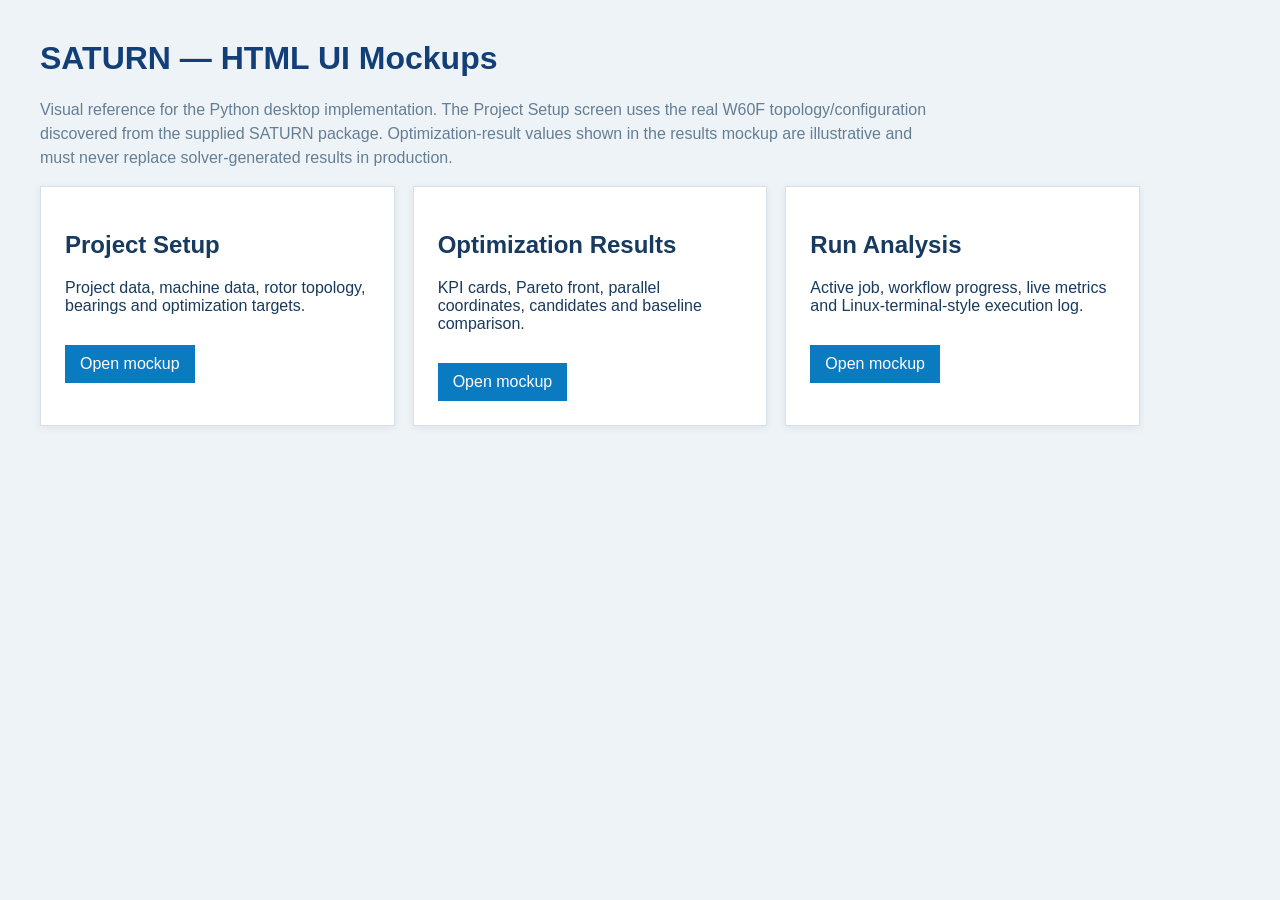
<file: mockups/index.html>
<!doctype html><html><head><meta charset="utf-8"><title>SATURN UI Mockups</title><style>body{font-family:Segoe UI,Arial;background:#eef3f7;color:#173a5e;margin:40px}h1{color:#123f78}.cards{display:grid;grid-template-columns:repeat(3,1fr);gap:18px;max-width:1100px}.c{background:white;border:1px solid #d4e0ea;padding:24px;box-shadow:0 2px 8px #17364d14}.c a{display:inline-block;margin-top:14px;background:#0a7bc1;color:white;text-decoration:none;padding:10px 15px}.note{max-width:900px;color:#647e95;line-height:1.5}</style></head><body><h1>SATURN — HTML UI Mockups</h1><p class="note">Visual reference for the Python desktop implementation. The Project Setup screen uses the real W60F topology/configuration discovered from the supplied SATURN package. Optimization-result values shown in the results mockup are illustrative and must never replace solver-generated results in production.</p><div class="cards"><div class="c"><h2>Project Setup</h2><p>Project data, machine data, rotor topology, bearings and optimization targets.</p><a href="project_setup.html">Open mockup</a></div><div class="c"><h2>Optimization Results</h2><p>KPI cards, Pareto front, parallel coordinates, candidates and baseline comparison.</p><a href="optimization_results.html">Open mockup</a></div><div class="c"><h2>Run Analysis</h2><p>Active job, workflow progress, live metrics and Linux-terminal-style execution log.</p><a href="run_analysis.html">Open mockup</a></div></div></body></html>
</file>
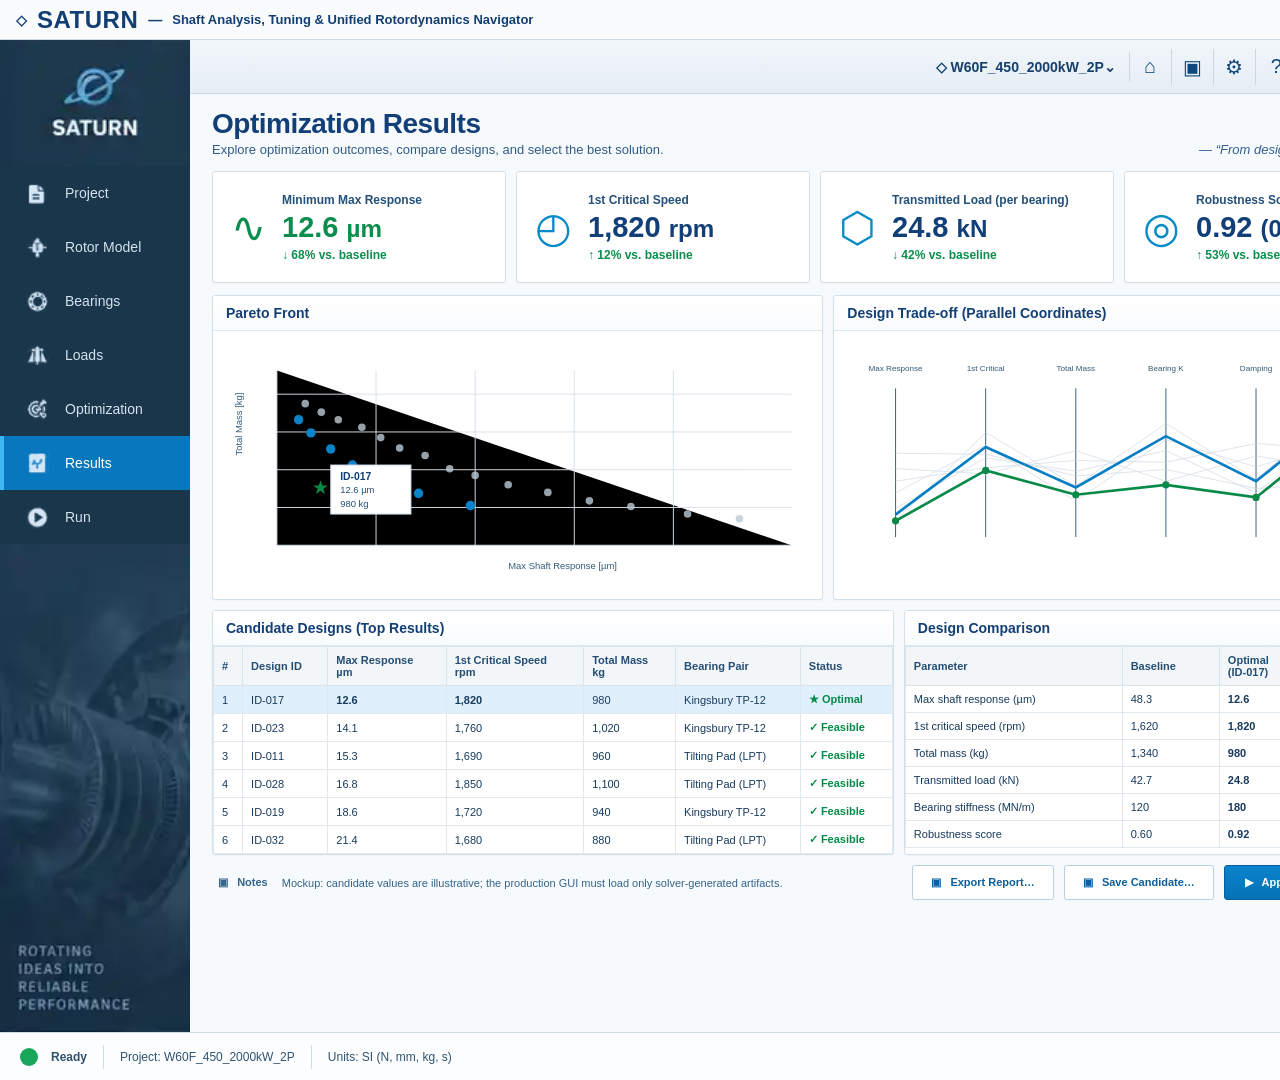
<file: mockups/optimization_results.html>
<!doctype html><html><head><meta charset="utf-8"><title>SATURN — Optimization Results</title><link rel="stylesheet" href="saturn.css"></head><body>
<div class="app"><div class="titlebar"><span>◇</span><span class="brand">SATURN</span><span>—</span><span class="sub">Shaft Analysis, Tuning &amp; Unified Rotordynamics Navigator</span><div class="win"><span>—</span><span>□</span><span>×</span></div></div>
<aside class="sidebar"><div class="side-logo"><div class="planet"></div><strong>SATURN</strong></div><nav class="nav"><a data-nav><span class="ico">▣</span>Project</a><a data-nav><span class="ico">⚙</span>Rotor Model</a><a data-nav><span class="ico">◎</span>Bearings</a><a data-nav><span class="ico">♜</span>Loads</a><a data-nav><span class="ico">◉</span>Optimization</a><a class="active" data-nav><span class="ico">▥</span>Results</a><a data-nav><span class="ico">▶</span>Run</a></nav><div class="side-art"><div class="motto">ROTATING
IDEAS INTO
RELIABLE
PERFORMANCE</div></div></aside>
<div class="topbar"><div class="spacer"></div><div class="project-chip">◇ W60F_450_2000kW_2P⌄</div><div class="tool-icon">⌂</div><div class="tool-icon">▣</div><div class="tool-icon">⚙</div><div class="tool-icon">?</div><div class="user"><div class="avatar">LA</div><div>Leonardo<small>Engineering</small></div></div></div>
<main class="main"><div class="page-head"><div><h1>Optimization Results</h1><p>Explore optimization outcomes, compare designs, and select the best solution.</p></div><div class="tagline">— “From design to reliable operation.”</div></div>
<section class="grid kpis"><div class="card kpi green"><div class="bigico">∿</div><div><div class="label">Minimum Max Response</div><div class="value">12.6 <small>µm</small></div><div class="delta">↓ 68% vs. baseline</div></div></div><div class="card kpi"><div class="bigico">◴</div><div><div class="label">1st Critical Speed</div><div class="value">1,820 <small>rpm</small></div><div class="delta">↑ 12% vs. baseline</div></div></div><div class="card kpi"><div class="bigico">⬡</div><div><div class="label">Transmitted Load (per bearing)</div><div class="value">24.8 <small>kN</small></div><div class="delta">↓ 42% vs. baseline</div></div></div><div class="card kpi"><div class="bigico">◎</div><div><div class="label">Robustness Score</div><div class="value">0.92 <small>(0–1)</small></div><div class="delta">↑ 53% vs. baseline</div></div></div></section>
<section class="grid results-grid"><div class="card"><div class="card-title">Pareto Front</div><div class="chart"><svg viewBox="0 0 620 240"><g stroke="#d8e2ea" stroke-width="1"><path d="M55 20V205H600M55 165H600M55 125H600M55 85H600M55 45H600M160 20V205M265 20V205M370 20V205M475 20V205"/></g><g fill="#bdcad5" opacity=".8"><circle cx="85" cy="55" r="4"/><circle cx="102" cy="64" r="4"/><circle cx="120" cy="72" r="4"/><circle cx="145" cy="80" r="4"/><circle cx="165" cy="91" r="4"/><circle cx="185" cy="102" r="4"/><circle cx="212" cy="110" r="4"/><circle cx="238" cy="124" r="4"/><circle cx="265" cy="131" r="4"/><circle cx="300" cy="141" r="4"/><circle cx="342" cy="149" r="4"/><circle cx="386" cy="158" r="4"/><circle cx="430" cy="164" r="4"/><circle cx="490" cy="172" r="4"/><circle cx="545" cy="177" r="4"/></g><g fill="#0b83c9"><circle cx="78" cy="72" r="5"/><circle cx="91" cy="86" r="5"/><circle cx="112" cy="103" r="5"/><circle cx="135" cy="120" r="5"/><circle cx="160" cy="138" r="5"/><circle cx="205" cy="150" r="5"/><circle cx="260" cy="163" r="5"/></g><text x="92" y="151" font-size="20" fill="#078a48">★</text><rect x="112" y="120" width="85" height="52" fill="white" stroke="#c7d6e0"/><text x="122" y="136" font-size="11" fill="#143f74" font-weight="700">ID-017</text><text x="122" y="150" font-size="10" fill="#244e72">12.6 µm</text><text x="122" y="164" font-size="10" fill="#244e72">980 kg</text><text x="18" y="110" transform="rotate(-90 18,110)" font-size="10" fill="#315b7a">Total Mass [kg]</text><text x="300" y="230" font-size="10" fill="#315b7a">Max Shaft Response [µm]</text></svg></div></div>
<div class="card"><div class="card-title">Design Trade-off (Parallel Coordinates)</div><div class="chart"><svg viewBox="0 0 620 240"><g stroke="#274f73" stroke-width="1"><path d="M55 35V200M155 35V200M255 35V200M355 35V200M455 35V200M555 35V200"/></g><g fill="#315b78" font-size="9" text-anchor="middle"><text x="55" y="16">Max Response</text><text x="155" y="16">1st Critical</text><text x="255" y="16">Total Mass</text><text x="355" y="16">Bearing K</text><text x="455" y="16">Damping</text><text x="555" y="16">Robustness</text></g><g stroke="#c7d3dd" opacity=".65" fill="none"> <path d="M55 182L155 84L255 143L355 74L455 136L555 52"/><path d="M55 168L155 112L255 127L355 104L455 151L555 74"/><path d="M55 151L155 98L255 160L355 92L455 122L555 92"/><path d="M55 138L155 123L255 115L355 117L455 96L555 104"/><path d="M55 124L155 130L255 104L355 138L455 110L555 126"/><path d="M55 107L155 108L255 132L355 125L455 146L555 140"/></g><path d="M55 175L155 100L255 145L355 88L455 138L555 58" stroke="#067ec5" stroke-width="3" fill="none"/><path d="M55 182L155 126L255 153L355 142L455 156L555 76" stroke="#078a48" stroke-width="3" fill="none"/><g fill="#078a48"><circle cx="55" cy="182" r="4"/><circle cx="155" cy="126" r="4"/><circle cx="255" cy="153" r="4"/><circle cx="355" cy="142" r="4"/><circle cx="455" cy="156" r="4"/><circle cx="555" cy="76" r="4"/></g></svg></div></div></section>
<section class="grid lower-grid"><div class="card"><div class="card-title">Candidate Designs (Top Results)</div><div style="padding:0"><table class="table"><thead><tr><th>#</th><th>Design ID</th><th>Max Response<br>µm</th><th>1st Critical Speed<br>rpm</th><th>Total Mass<br>kg</th><th>Bearing Pair</th><th>Status</th></tr></thead><tbody><tr class="active-row" data-selectable><td>1</td><td>ID-017</td><td><b>12.6</b></td><td><b>1,820</b></td><td>980</td><td>Kingsbury TP-12</td><td class="ok">★ Optimal</td></tr><tr data-selectable><td>2</td><td>ID-023</td><td>14.1</td><td>1,760</td><td>1,020</td><td>Kingsbury TP-12</td><td class="ok">✓ Feasible</td></tr><tr data-selectable><td>3</td><td>ID-011</td><td>15.3</td><td>1,690</td><td>960</td><td>Tilting Pad (LPT)</td><td class="ok">✓ Feasible</td></tr><tr data-selectable><td>4</td><td>ID-028</td><td>16.8</td><td>1,850</td><td>1,100</td><td>Tilting Pad (LPT)</td><td class="ok">✓ Feasible</td></tr><tr data-selectable><td>5</td><td>ID-019</td><td>18.6</td><td>1,720</td><td>940</td><td>Kingsbury TP-12</td><td class="ok">✓ Feasible</td></tr><tr data-selectable><td>6</td><td>ID-032</td><td>21.4</td><td>1,680</td><td>880</td><td>Tilting Pad (LPT)</td><td class="ok">✓ Feasible</td></tr></tbody></table></div></div>
<div class="card"><div class="card-title">Design Comparison</div><div style="padding:0"><table class="table"><thead><tr><th>Parameter</th><th>Baseline</th><th>Optimal<br>(ID-017)</th><th>Δ Change</th></tr></thead><tbody><tr><td>Max shaft response (µm)</td><td>48.3</td><td><b>12.6</b></td><td class="down">↓ 74%</td></tr><tr><td>1st critical speed (rpm)</td><td>1,620</td><td><b>1,820</b></td><td class="up">↑ 12%</td></tr><tr><td>Total mass (kg)</td><td>1,340</td><td><b>980</b></td><td class="down">↓ 27%</td></tr><tr><td>Transmitted load (kN)</td><td>42.7</td><td><b>24.8</b></td><td class="down">↓ 42%</td></tr><tr><td>Bearing stiffness (MN/m)</td><td>120</td><td><b>180</b></td><td class="up">↑ 50%</td></tr><tr><td>Robustness score</td><td>0.60</td><td><b>0.92</b></td><td class="up">↑ 53%</td></tr></tbody></table></div></div></section>
<div class="notesbar"><b>▣ &nbsp; Notes</b><span>Mockup: candidate values are illustrative; the production GUI must load only solver-generated artifacts.</span><div class="actions"><button class="secondary">▣ &nbsp; Export Report…</button><button class="secondary">▣ &nbsp; Save Candidate…</button><button class="primary">▶ &nbsp; Apply Optimal Design &nbsp;⌄</button></div></div></main>
<footer class="footer"><div class="dot"></div><b>Ready</b><div class="sep"></div>Project: W60F_450_2000kW_2P<div class="sep"></div>Units: SI (N, mm, kg, s)</footer></div><script src="shared.js"></script></body></html>
</file>
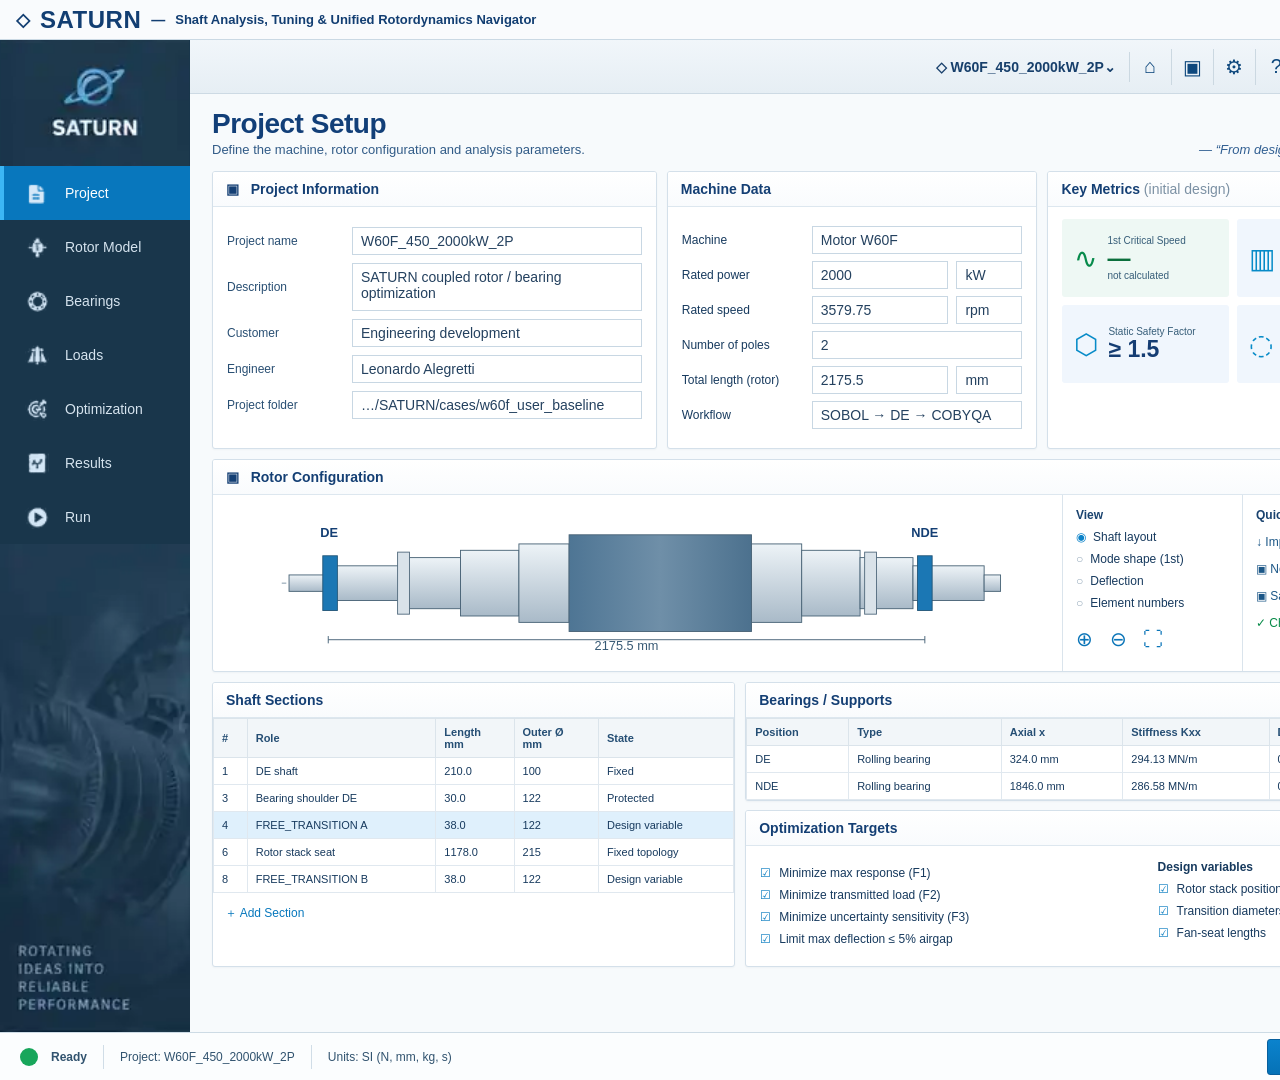
<file: mockups/project_setup.html>
<!doctype html><html><head><meta charset="utf-8"><title>SATURN — Project Setup</title><link rel="stylesheet" href="saturn.css"></head><body>
<div class="app">
  <div class="titlebar"><span style="font-size:18px">◇</span><span class="brand">SATURN</span><span>—</span><span class="sub">Shaft Analysis, Tuning &amp; Unified Rotordynamics Navigator</span><div class="win"><span>—</span><span>□</span><span>×</span></div></div>
  <aside class="sidebar"><div class="side-logo"><div class="planet"></div><strong>SATURN</strong></div><nav class="nav"><a class="active" data-nav><span class="ico">▣</span>Project</a><a data-nav><span class="ico">⚙</span>Rotor Model</a><a data-nav><span class="ico">◎</span>Bearings</a><a data-nav><span class="ico">♜</span>Loads</a><a data-nav><span class="ico">◉</span>Optimization</a><a data-nav><span class="ico">▥</span>Results</a><a data-nav><span class="ico">▶</span>Run</a></nav><div class="side-art"><div class="motto">ROTATING
IDEAS INTO
RELIABLE
PERFORMANCE</div></div></aside>
  <div class="topbar"><div class="spacer"></div><div class="project-chip">◇ W60F_450_2000kW_2P⌄</div><div class="tool-icon">⌂</div><div class="tool-icon">▣</div><div class="tool-icon">⚙</div><div class="tool-icon">?</div><div class="user"><div class="avatar">LA</div><div>Leonardo<small>Engineering</small></div></div></div>
  <main class="main"><div class="page-head"><div><h1>Project Setup</h1><p>Define the machine, rotor configuration and analysis parameters.</p></div><div class="tagline">— “From design to reliable operation.”</div></div>
    <section class="grid top-project">
      <div class="card"><div class="card-title">▣ &nbsp; Project Information</div><div class="card-body">
        <div class="field"><label>Project name</label><div class="input">W60F_450_2000kW_2P</div></div><div class="field"><label>Description</label><div class="input multiline">SATURN coupled rotor / bearing optimization</div></div><div class="field"><label>Customer</label><div class="input">Engineering development</div></div><div class="field"><label>Engineer</label><div class="input">Leonardo Alegretti</div></div><div class="field"><label>Project folder</label><div class="input">…/SATURN/cases/w60f_user_baseline</div></div>
      </div></div>
      <div class="card"><div class="card-title">Machine Data</div><div class="card-body">
        <div class="kv"><b>Machine</b><div class="input">Motor W60F</div></div><div class="kv"><b>Rated power</b><div class="unit-row"><div class="input">2000</div><div class="input">kW</div></div></div><div class="kv"><b>Rated speed</b><div class="unit-row"><div class="input">3579.75</div><div class="input">rpm</div></div></div><div class="kv"><b>Number of poles</b><div class="input">2</div></div><div class="kv"><b>Total length (rotor)</b><div class="unit-row"><div class="input">2175.5</div><div class="input">mm</div></div></div><div class="kv"><b>Workflow</b><div class="input">SOBOL → DE → COBYQA</div></div>
      </div></div>
      <div class="card"><div class="card-title">Key Metrics <span style="font-weight:400;color:#7c91a4">(initial design)</span></div><div class="card-body metric-grid">
        <div class="metric"><div class="mi">∿</div><div><small>1st Critical Speed</small><strong>—</strong><small>not calculated</small></div></div><div class="metric blue"><div class="mi">▥</div><div><small>Max. Shaft Deflection</small><strong>—</strong><small>not calculated</small></div></div><div class="metric blue"><div class="mi">⬡</div><div><small>Static Safety Factor</small><strong>≥ 1.5</strong></div></div><div class="metric blue"><div class="mi">◌</div><div><small>Airgap Deflection Limit</small><strong>5%</strong></div></div>
      </div></div>
    </section>
    <section class="card rotor-card"><div class="card-title">▣ &nbsp; Rotor Configuration</div><div class="rotor-wrap"><div class="rotor-svg">
      <svg viewBox="0 0 900 155" aria-label="rotor"><defs><linearGradient id="g" x1="0" x2="0" y1="0" y2="1"><stop stop-color="#edf3f7"/><stop offset="1" stop-color="#a9bac8"/></linearGradient><linearGradient id="core" x1="0" x2="1"><stop stop-color="#4e7594"/><stop offset=".5" stop-color="#6f8fa8"/><stop offset="1" stop-color="#4c718e"/></linearGradient></defs><line x1="60" y1="78" x2="840" y2="78" stroke="#7890a3" stroke-dasharray="5 4"/>
      <g fill="url(#g)" stroke="#486376"><rect x="68" y="69" width="52" height="18"/><rect x="120" y="59" width="78" height="38"/><rect x="198" y="50" width="58" height="56"/><rect x="256" y="42" width="64" height="72"/><rect x="320" y="35" width="55" height="86"/><rect x="375" y="25" width="200" height="106" fill="url(#core)"/><rect x="575" y="35" width="55" height="86"/><rect x="630" y="42" width="64" height="72"/><rect x="694" y="50" width="58" height="56"/><rect x="752" y="59" width="78" height="38"/><rect x="830" y="69" width="18" height="18"/></g>
      <g fill="#1b77b4" stroke="#245778"><rect x="105" y="48" width="16" height="60"/><rect x="757" y="48" width="16" height="60"/></g><g fill="#d9e2e9" stroke="#536b7e"><rect x="187" y="44" width="13" height="68"/><rect x="699" y="44" width="13" height="68"/></g><text x="112" y="27" text-anchor="middle" fill="#143f74" font-weight="700">DE</text><text x="765" y="27" text-anchor="middle" fill="#143f74" font-weight="700">NDE</text><line x1="111" y1="140" x2="765" y2="140" stroke="#405d73"/><path d="M111 136v8M765 136v8" stroke="#405d73"/><text x="438" y="151" text-anchor="middle" fill="#385a75">2175.5 mm</text></svg>
      </div><div class="view-box"><b>View</b><div class="radio">Shaft layout</div><div class="radio off">Mode shape (1st)</div><div class="radio off">Deflection</div><div class="radio off">Element numbers</div><div style="margin-top:17px;color:#0b75b8;font-size:20px">⊕ &nbsp; ⊖ &nbsp; ⛶</div></div><div class="quick"><b>Quick Actions</b><a href="#">↓ Import project…</a><a href="#">▣ New from template…</a><a href="#">▣ Save as template…</a><a href="#" style="color:#078a48">✓ Check Model</a></div></div></section>
    <section class="grid bottom-project"><div class="card"><div class="card-title">Shaft Sections</div><div class="card-body" style="padding:0"><table class="table"><thead><tr><th>#</th><th>Role</th><th>Length<br>mm</th><th>Outer Ø<br>mm</th><th>State</th></tr></thead><tbody><tr data-selectable><td>1</td><td>DE shaft</td><td>210.0</td><td>100</td><td>Fixed</td></tr><tr data-selectable><td>3</td><td>Bearing shoulder DE</td><td>30.0</td><td>122</td><td>Protected</td></tr><tr class="active-row" data-selectable><td>4</td><td>FREE_TRANSITION A</td><td>38.0</td><td>122</td><td>Design variable</td></tr><tr data-selectable><td>6</td><td>Rotor stack seat</td><td>1178.0</td><td>215</td><td>Fixed topology</td></tr><tr data-selectable><td>8</td><td>FREE_TRANSITION B</td><td>38.0</td><td>122</td><td>Design variable</td></tr></tbody></table><div style="padding:12px;color:#0878bd;font-size:12px">＋ Add Section</div></div></div>
      <div class="subgrid"><div class="card"><div class="card-title">Bearings / Supports</div><div class="card-body" style="padding:0"><table class="table"><thead><tr><th>Position</th><th>Type</th><th>Axial x</th><th>Stiffness Kxx</th><th>Damping Cxx</th></tr></thead><tbody><tr><td>DE</td><td>Rolling bearing</td><td>324.0 mm</td><td>294.13 MN/m</td><td>0</td></tr><tr><td>NDE</td><td>Rolling bearing</td><td>1846.0 mm</td><td>286.58 MN/m</td><td>0</td></tr></tbody></table></div></div>
      <div class="card"><div class="card-title">Optimization Targets</div><div class="card-body split"><div><div class="checkbox">Minimize max response (F1)</div><div class="checkbox">Minimize transmitted load (F2)</div><div class="checkbox">Minimize uncertainty sensitivity (F3)</div><div class="checkbox">Limit max deflection ≤ 5% airgap</div></div><div><b style="font-size:12px">Design variables</b><div class="checkbox">Rotor stack position</div><div class="checkbox">Transition diameters</div><div class="checkbox">Fan-seat lengths</div></div></div></div></div></section>
  </main><footer class="footer"><div class="dot"></div><b>Ready</b><div class="sep"></div>Project: W60F_450_2000kW_2P<div class="sep"></div>Units: SI (N, mm, kg, s)<div class="grow"></div><button class="primary">▶ &nbsp; Run Analysis &nbsp;⌄</button></footer>
</div><script src="shared.js"></script></body></html>
</file>
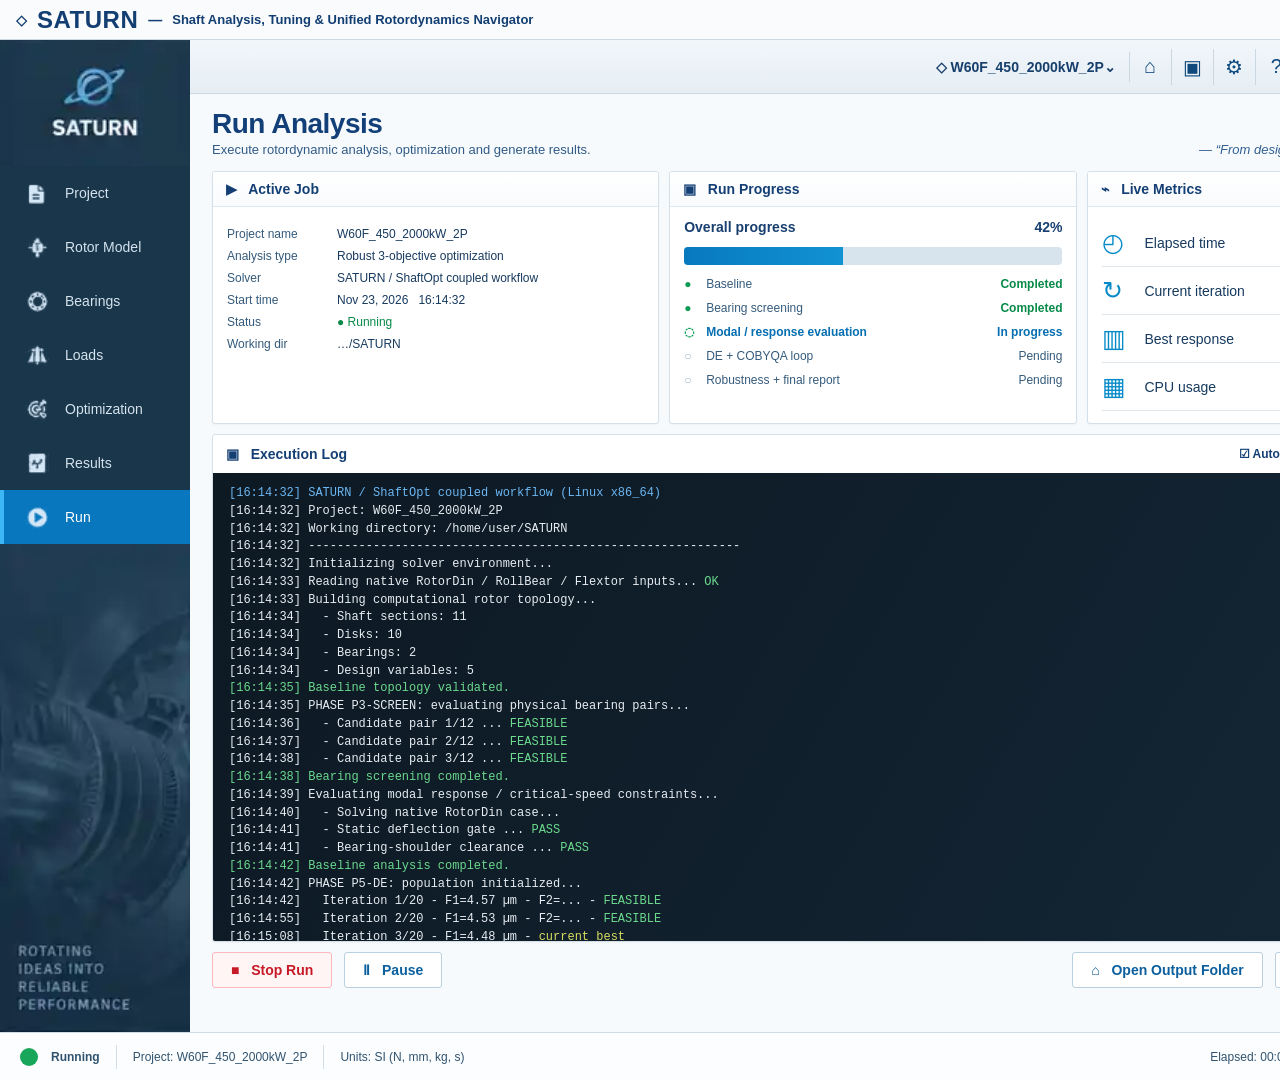
<file: mockups/run_analysis.html>
<!doctype html><html><head><meta charset="utf-8"><title>SATURN — Run Analysis</title><link rel="stylesheet" href="saturn.css"></head><body>
<div class="app"><div class="titlebar"><span>◇</span><span class="brand">SATURN</span><span>—</span><span class="sub">Shaft Analysis, Tuning &amp; Unified Rotordynamics Navigator</span><div class="win"><span>—</span><span>□</span><span>×</span></div></div>
<aside class="sidebar"><div class="side-logo"><div class="planet"></div><strong>SATURN</strong></div><nav class="nav"><a data-nav><span class="ico">▣</span>Project</a><a data-nav><span class="ico">⚙</span>Rotor Model</a><a data-nav><span class="ico">◎</span>Bearings</a><a data-nav><span class="ico">♜</span>Loads</a><a data-nav><span class="ico">◉</span>Optimization</a><a data-nav><span class="ico">▥</span>Results</a><a class="active" data-nav><span class="ico">▶</span>Run</a></nav><div class="side-art"><div class="motto">ROTATING
IDEAS INTO
RELIABLE
PERFORMANCE</div></div></aside>
<div class="topbar"><div class="spacer"></div><div class="project-chip">◇ W60F_450_2000kW_2P⌄</div><div class="tool-icon">⌂</div><div class="tool-icon">▣</div><div class="tool-icon">⚙</div><div class="tool-icon">?</div><div class="user"><div class="avatar">LA</div><div>Leonardo<small>Engineering</small></div></div></div>
<main class="main"><div class="page-head"><div><h1>Run Analysis</h1><p>Execute rotordynamic analysis, optimization and generate results.</p></div><div class="tagline">— “From design to reliable operation.”</div></div>
<section class="grid run-top"><div class="card"><div class="card-title">▶ &nbsp; Active Job</div><div class="card-body job-list"><div class="job-row"><b>Project name</b><span>W60F_450_2000kW_2P</span></div><div class="job-row"><b>Analysis type</b><span>Robust 3-objective optimization</span></div><div class="job-row"><b>Solver</b><span>SATURN / ShaftOpt coupled workflow</span></div><div class="job-row"><b>Start time</b><span>Nov 23, 2026 &nbsp; 16:14:32</span></div><div class="job-row"><b>Status</b><span style="color:#078a48">● Running</span></div><div class="job-row"><b>Working dir</b><span>…/SATURN</span></div></div></div>
<div class="card"><div class="card-title">▣ &nbsp; Run Progress</div><div class="card-body"><div class="progress-head"><span>Overall progress</span><span>42%</span></div><div class="progress"><div></div></div><div class="stage"><span class="sico">●</span>Baseline<span class="ok">Completed</span></div><div class="stage"><span class="sico">●</span>Bearing screening<span class="ok">Completed</span></div><div class="stage running"><span class="sico">◌</span>Modal / response evaluation<span>In progress</span></div><div class="stage pending"><span class="sico">○</span>DE + COBYQA loop<span>Pending</span></div><div class="stage pending"><span class="sico">○</span>Robustness + final report<span>Pending</span></div></div></div>
<div class="card"><div class="card-title">⌁ &nbsp; Live Metrics</div><div class="card-body"><div class="live-row"><span class="li">◴</span><span>Elapsed time</span><b>00:06:18</b></div><div class="live-row"><span class="li">↻</span><span>Current iteration</span><b>3 / 20</b></div><div class="live-row"><span class="li">▥</span><span>Best response</span><b>1,842 rpm</b></div><div class="live-row"><span class="li">▦</span><span>CPU usage</span><b>68%</b></div></div></div></section>
<section class="card terminal-card"><div class="term-head">▣ &nbsp; Execution Log<div class="grow"></div><span style="font-size:12px">☑ Auto-scroll &nbsp;&nbsp; ▣ Clear View</span></div><div class="terminal"><span class="blue">[16:14:32] SATURN / ShaftOpt coupled workflow (Linux x86_64)</span><br>[16:14:32] Project: W60F_450_2000kW_2P<br>[16:14:32] Working directory: /home/user/SATURN<br>[16:14:32] ------------------------------------------------------------<br>[16:14:32] Initializing solver environment...<br>[16:14:33] Reading native RotorDin / RollBear / Flextor inputs... <span class="green">OK</span><br>[16:14:33] Building computational rotor topology...<br>[16:14:34] &nbsp; - Shaft sections: 11<br>[16:14:34] &nbsp; - Disks: 10<br>[16:14:34] &nbsp; - Bearings: 2<br>[16:14:34] &nbsp; - Design variables: 5<br><span class="green">[16:14:35] Baseline topology validated.</span><br>[16:14:35] PHASE P3-SCREEN: evaluating physical bearing pairs...<br>[16:14:36] &nbsp; - Candidate pair 1/12 ... <span class="green">FEASIBLE</span><br>[16:14:37] &nbsp; - Candidate pair 2/12 ... <span class="green">FEASIBLE</span><br>[16:14:38] &nbsp; - Candidate pair 3/12 ... <span class="green">FEASIBLE</span><br><span class="green">[16:14:38] Bearing screening completed.</span><br>[16:14:39] Evaluating modal response / critical-speed constraints...<br>[16:14:40] &nbsp; - Solving native RotorDin case...<br>[16:14:41] &nbsp; - Static deflection gate ... <span class="green">PASS</span><br>[16:14:41] &nbsp; - Bearing-shoulder clearance ... <span class="green">PASS</span><br><span class="green">[16:14:42] Baseline analysis completed.</span><br>[16:14:42] PHASE P5-DE: population initialized...<br>[16:14:42] &nbsp; Iteration 1/20 - F1=4.57 µm - F2=... - <span class="green">FEASIBLE</span><br>[16:14:55] &nbsp; Iteration 2/20 - F1=4.53 µm - F2=... - <span class="green">FEASIBLE</span><br>[16:15:08] &nbsp; Iteration 3/20 - F1=4.48 µm - <span class="yellow">current best</span><br>█</div></section>
<div class="run-actions"><button class="danger">■ &nbsp; Stop Run</button><button class="secondary">Ⅱ &nbsp; Pause</button><div class="grow"></div><button class="secondary">⌂ &nbsp; Open Output Folder</button><button class="secondary">▣ &nbsp; View Report</button></div></main>
<footer class="footer"><div class="dot"></div><b>Running</b><div class="sep"></div>Project: W60F_450_2000kW_2P<div class="sep"></div>Units: SI (N, mm, kg, s)<div class="grow"></div>Elapsed: 00:06:18<div class="sep"></div>Iteration: 3 / 20</footer></div><script src="shared.js"></script></body></html>
</file>
<file: mockups/saturn.css>
:root{
  --navy:#17364d;--navy2:#102d43;--blue:#0a7bc1;--blue2:#0b6eb4;--blue3:#0c5795;
  --ink:#143d74;--text:#173a5e;--muted:#6c8298;--line:#d4e0ea;--bg:#f7fafc;--panel:#fff;
  --green:#078a48;--green-soft:#eef9f3;--sky:#eff7ff;--red:#df3b45;--terminal:#101b25;--terminalbar:#142432;
  --shadow:0 1px 2px rgba(18,50,78,.04);
}
*{box-sizing:border-box}body{margin:0;background:#eef3f7;color:var(--text);font-family:"Segoe UI",Arial,sans-serif;font-size:14px}
button,input,select{font:inherit}.app{width:1440px;min-height:1024px;margin:0 auto;background:var(--bg);display:grid;grid-template-columns:190px 1fr;grid-template-rows:40px 54px 1fr 48px;box-shadow:0 0 28px rgba(20,50,70,.15)}
.titlebar{grid-column:1/3;background:#f9fbfd;border-bottom:1px solid #cad9e4;display:flex;align-items:center;padding:0 16px;gap:10px;color:#123e72;font-weight:600}.titlebar .brand{font-size:24px;font-weight:800;letter-spacing:.5px}.titlebar .sub{font-size:13px;font-weight:600}.win{margin-left:auto;display:flex;gap:22px;color:#1f4268;font-size:16px}.topbar{grid-column:2;background:linear-gradient(180deg,#f1f6fa,#e6eef4);border-bottom:1px solid #cddae4;display:flex;align-items:center;padding:0 22px}.topbar .spacer{flex:1}.project-chip{display:flex;align-items:center;gap:8px;color:#173f6b;font-weight:600;padding:7px 13px;border-right:1px solid #cbd8e1}.tool-icon{width:42px;height:36px;display:grid;place-items:center;color:#0e487d;border-right:1px solid #cbd8e1;font-size:20px}.user{display:flex;align-items:center;gap:10px;margin-left:14px}.avatar{width:34px;height:34px;border-radius:50%;background:#b7d1e4;display:grid;place-items:center;font-weight:700}.user small{display:block;color:#617d95}.sidebar{grid-column:1;grid-row:2/4;background:linear-gradient(180deg,var(--navy),#173a54 62%,#14344b);color:white;display:flex;flex-direction:column;overflow:hidden}.side-logo{height:126px;display:flex;align-items:center;justify-content:center;flex-direction:column;gap:6px}.planet{width:62px;height:40px;position:relative}.planet:before{content:"";position:absolute;width:34px;height:25px;border:4px solid #3ea7df;border-radius:50%;left:13px;top:5px;transform:rotate(-20deg)}.planet:after{content:"";position:absolute;width:58px;height:18px;border:3px solid #6fb8df;border-left-color:transparent;border-right-color:transparent;border-radius:50%;left:2px;top:10px;transform:rotate(-20deg)}.side-logo strong{font-size:22px;letter-spacing:.5px}.nav{display:flex;flex-direction:column}.nav a{height:54px;color:#d5e3ee;text-decoration:none;display:flex;align-items:center;gap:16px;padding:0 20px;border-left:4px solid transparent;font-size:14px}.nav a:hover{background:rgba(255,255,255,.06)}.nav a.active{background:linear-gradient(90deg,#0b77b9,#0a84cf);color:#fff;border-left-color:#3cb6f5}.ico{width:25px;text-align:center;font-size:20px}.side-art{margin-top:auto;min-height:250px;position:relative;overflow:hidden;background:radial-gradient(circle at 55% 55%,rgba(85,136,171,.25),rgba(22,55,78,0) 43%),linear-gradient(180deg,rgba(255,255,255,0),rgba(5,30,49,.28))}.side-art:before{content:"";position:absolute;width:260px;height:260px;border:1px solid rgba(153,196,222,.13);border-radius:50%;left:-65px;top:18px;box-shadow:0 0 0 18px rgba(170,210,233,.035),0 0 0 40px rgba(170,210,233,.025),0 0 0 70px rgba(170,210,233,.02)}.side-art:after{content:"";position:absolute;width:210px;height:1px;background:rgba(180,220,241,.15);left:-15px;top:146px;transform:rotate(-20deg);box-shadow:0 -34px 0 rgba(180,220,241,.08),0 34px 0 rgba(180,220,241,.08)}.motto{position:absolute;left:20px;bottom:18px;white-space:pre-line;letter-spacing:2px;line-height:1.35;color:#9ec7e0;font-size:12px}.main{grid-column:2;grid-row:3;padding:14px 22px 18px;overflow:hidden}.page-head{display:flex;align-items:flex-end;margin-bottom:14px}.page-head h1{margin:0;color:#123f78;font-size:28px;letter-spacing:-.5px}.page-head p{margin:2px 0 0;color:#315b87;font-size:13px}.tagline{margin-left:auto;color:#315f92;font-style:italic;font-size:13px}.card{background:var(--panel);border:1px solid var(--line);box-shadow:var(--shadow);border-radius:3px;overflow:hidden}.card-title{font-weight:700;color:#143f74;padding:9px 13px;border-bottom:1px solid #dde7ef;background:linear-gradient(#fff,#f9fbfd)}.grid{display:grid;gap:10px}.top-project{grid-template-columns:1.2fr 1fr 1fr}.card-body{padding:12px 14px}.field{display:grid;grid-template-columns:115px 1fr;align-items:center;gap:10px;margin:8px 0}.field label{color:#294f73;font-size:12px}.input{border:1px solid #c8d7e3;background:#fff;height:28px;padding:5px 8px;color:#24415f}.input.multiline{height:48px}.kv{display:grid;grid-template-columns:130px 1fr;align-items:center;margin:7px 0}.kv b{font-weight:500;font-size:12px}.unit-row{display:grid;grid-template-columns:1fr 66px;gap:8px}.metric-grid{display:grid;grid-template-columns:1fr 1fr;gap:8px}.metric{min-height:78px;padding:11px 12px;background:#eef8f4;border-radius:3px;display:flex;gap:10px;align-items:center}.metric.blue{background:#f0f6fd}.metric .mi{font-size:28px;color:#078b4b}.metric.blue .mi{color:#078bc8}.metric small{display:block;color:#375e79;font-size:10px}.metric strong{display:block;font-size:23px;color:#0b6f3c;line-height:1.05}.metric.blue strong{color:#153d73}.rotor-card{margin-top:10px}.rotor-wrap{display:grid;grid-template-columns:1fr 180px 175px;min-height:176px}.rotor-svg{padding:9px 14px;display:flex;align-items:center;justify-content:center}.view-box,.quick{border-left:1px solid #dae4ec;padding:13px;font-size:12px}.view-box b,.quick b{color:#1a436f}.radio{margin:8px 0}.radio:before{content:"◉";color:#0b82c8;margin-right:7px}.radio.off:before{content:"○";color:#91a6b8}.quick a{display:block;color:#1c5787;text-decoration:none;margin:13px 0}.bottom-project{grid-template-columns:1.05fr 1.35fr;margin-top:10px}.table{width:100%;border-collapse:collapse;font-size:11px}.table th{background:#f2f6f9;color:#254e74;font-weight:600;border:1px solid #dbe4eb;padding:7px 8px;text-align:left}.table td{border:1px solid #e0e8ef;padding:7px 8px}.table .active-row{background:#dff0fc}.subgrid{display:grid;grid-template-rows:auto auto;gap:9px}.checkbox{margin:8px 0;font-size:12px}.checkbox:before{content:"☑";color:#087cc0;margin-right:8px}.checkbox.off:before{content:"☐";color:#a7b5c1}.split{display:grid;grid-template-columns:1.25fr .8fr;gap:14px}.primary{background:linear-gradient(#0b83cd,#0672b6);border:1px solid #075f9d;color:#fff;padding:10px 20px;border-radius:3px;font-weight:600}.secondary{background:#fff;border:1px solid #b9d0e0;color:#0b5f9e;padding:9px 18px;border-radius:3px;font-weight:600}.danger{background:#fff5f5;border:1px solid #ffb8bc;color:#c61b27;padding:9px 18px;border-radius:3px;font-weight:600}.footer{grid-column:1/3;grid-row:4;background:#fbfdfe;border-top:1px solid #cddbe5;display:flex;align-items:center;padding:0 20px;color:#31536f;font-size:12px}.dot{width:18px;height:18px;border-radius:50%;background:#18a65b;margin-right:13px}.footer .sep{height:24px;border-left:1px solid #d0dde7;margin:0 16px}.footer .grow{flex:1}
.kpis{grid-template-columns:repeat(4,1fr);margin-bottom:12px}.kpi{height:112px;padding:16px 18px;display:flex;align-items:center;gap:16px}.kpi .bigico{font-size:42px;color:#078bc8}.kpi.green .bigico,.kpi.green .value,.delta{color:#0b8d4d}.kpi .label{font-size:12px;font-weight:600;color:#24517b}.kpi .value{font-size:29px;color:#123f78;font-weight:700;margin:4px 0}.delta{font-size:12px;font-weight:600}.results-grid{grid-template-columns:1.15fr 1.1fr}.chart{height:268px;padding:12px}.chart svg{width:100%;height:100%}.lower-grid{grid-template-columns:1.22fr .92fr;margin-top:10px}.notesbar{display:flex;align-items:center;gap:14px;padding:10px 6px;color:#36648b;font-size:11px}.actions{margin-left:auto;display:flex;gap:10px}.star{color:#078a48}.ok{color:#078a48;font-weight:600}.down{color:#078a48}.up{color:#078a48}
.run-top{grid-template-columns:1.15fr 1.05fr .85fr}.job-list{font-size:12px}.job-row{display:grid;grid-template-columns:110px 1fr;margin:8px 0}.job-row b{font-weight:500;color:#345a7b}.progress-head{display:flex;justify-content:space-between;color:#183f70;font-weight:600}.progress{height:18px;background:#d7e4ed;border-radius:4px;margin:12px 0;overflow:hidden}.progress>div{height:100%;width:42%;background:linear-gradient(90deg,#0879bf,#1192d3)}.stage{display:flex;align-items:center;margin:10px 0;color:#355b7c;font-size:12px}.stage .sico{width:22px;color:#0b9b55}.stage.pending .sico{color:#96aabd}.stage.running{color:#066fb1;font-weight:600}.stage span:last-child{margin-left:auto}.live-row{display:grid;grid-template-columns:42px 1fr auto;align-items:center;border-bottom:1px solid #e0e7ec;padding:9px 0}.live-row .li{font-size:25px;color:#078bc8}.live-row b{color:#123f78;font-size:18px}.terminal-card{margin-top:10px}.term-head{height:38px;padding:0 13px;display:flex;align-items:center;color:#143f74;font-weight:600}.term-head .grow{flex:1}.terminal{height:468px;background:linear-gradient(120deg,#0d1923,#142635);color:#e7edf2;font:12px/1.48 Consolas,"Courier New",monospace;padding:12px 16px;overflow:hidden}.terminal .green{color:#6bd98d}.terminal .yellow{color:#d9db61}.terminal .blue{color:#6bb7f3}.run-actions{display:flex;gap:12px;margin-top:10px}.run-actions .grow{flex:1}
@media(max-width:1200px){.app{width:100%;grid-template-columns:170px 1fr}.main{padding:12px}.rotor-wrap{grid-template-columns:1fr 150px}.quick{display:none}}


/* Reference-derived artwork and sidebar icon silhouettes. */
.sidebar{background:#19364b}.side-logo{background:#19364b;position:relative}.side-logo .planet,.side-logo strong{visibility:hidden}.side-art{background:#19364b;min-height:0;flex:1;max-height:490px}.side-art:before,.side-art:after,.side-art .motto{display:none}.nav a[data-nav]{cursor:pointer}.nav a[aria-disabled=true]{cursor:default}.nav .ico{display:inline-flex;align-items:center;justify-content:center}.nav .ico img{width:24px;height:24px;object-fit:contain}.nav a:focus-visible{outline:2px solid #fff;outline-offset:-3px}.prototype-notice{font-size:11px;color:#56738a;margin-left:12px}.terminal{overflow:auto}.nav a.active{background:#0877bd}
.side-logo img{width:100%;height:100%;object-fit:contain}.side-art img{width:100%;height:100%;object-fit:cover;object-position:bottom}.side-logo,.side-art{overflow:hidden}
</file>
